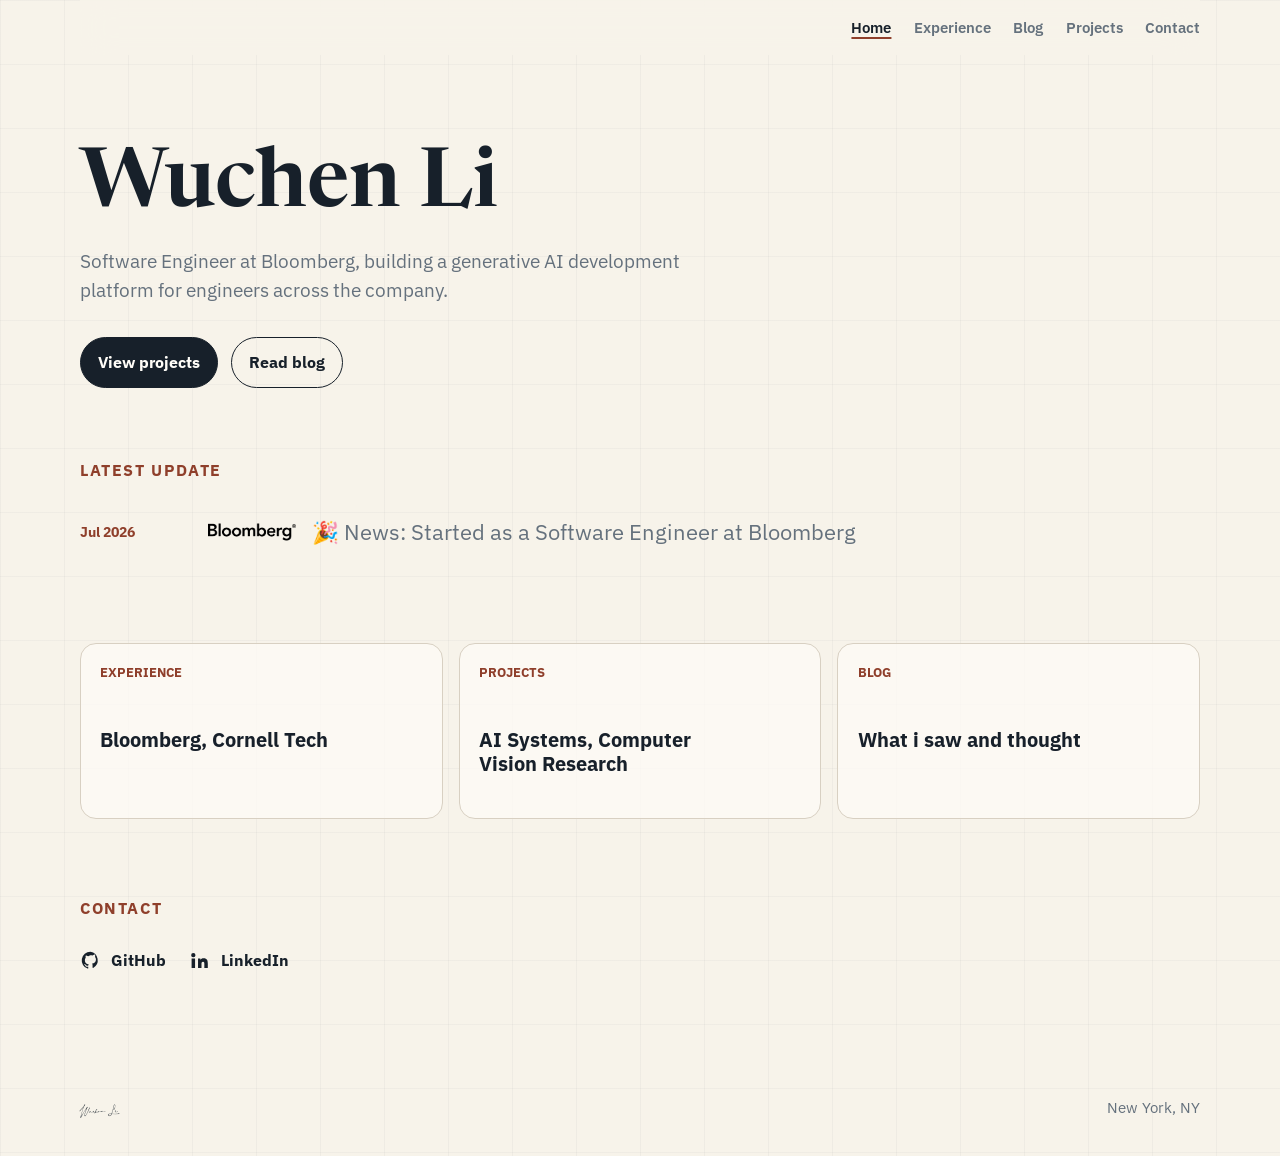
<file: index.html>
<!DOCTYPE html>
<html lang="en">

<head>
  <meta charset="UTF-8">
  <meta http-equiv="X-UA-Compatible" content="IE=edge">
  <meta name="viewport" content="width=device-width, initial-scale=1.0, viewport-fit=cover">
  <title>Wuchen Li - Software Engineer at Bloomberg</title>
  <meta name="description" content="Wuchen Li is a Software Engineer at Bloomberg with interests in computer vision research, AI systems, and Kendo.">
  <meta name="keywords" content="Wuchen Li, Bloomberg, Software Engineer, Computer Vision, Cornell Tech, Machine Learning">
  <meta name="author" content="Wuchen Li">
  <meta name="robots" content="index, follow">
  <meta property="og:title" content="Wuchen Li">
  <meta property="og:description" content="Software engineer at Bloomberg, computer vision researcher, and Kendo practitioner.">
  <meta property="og:image" content="https://sightvanish.github.io/assets/cover.jpeg">
  <meta property="og:url" content="https://sightvanish.github.io/">
  <meta property="og:type" content="website">
  <meta name="twitter:card" content="summary_large_image">
  <meta name="twitter:title" content="Wuchen Li">
  <meta name="twitter:description" content="Software engineer at Bloomberg, computer vision researcher, and Kendo practitioner.">
  <meta name="twitter:image" content="https://sightvanish.github.io/assets/cover.jpeg">
  <script type="application/ld+json">
  {
    "@context": "https://schema.org",
    "@type": "Person",
    "name": "Wuchen Li",
    "url": "https://sightvanish.github.io",
    "jobTitle": "Software Engineer",
    "worksFor": {
      "@type": "Organization",
      "name": "Bloomberg"
    },
    "alumniOf": [
      {
        "@type": "CollegeOrUniversity",
        "name": "Cornell University"
      },
      {
        "@type": "CollegeOrUniversity",
        "name": "ShanghaiTech University"
      }
    ],
    "sameAs": [
      "https://www.linkedin.com/in/wuchen-li/",
      "https://github.com/sightvanish"
    ]
  }
  </script>
  <link rel="shortcut icon" href="assets/images/wuchen.jpg" type="image/jpeg">
  <link rel="preconnect" href="https://fonts.googleapis.com">
  <link rel="preconnect" href="https://fonts.gstatic.com" crossorigin>
  <link href="https://fonts.googleapis.com/css2?family=IBM+Plex+Sans:wght@400;500;600;700&family=Newsreader:opsz,wght@6..72,500;6..72,600&display=swap" rel="stylesheet">
  <link rel="stylesheet" href="src/css/style.css?v=20261116">
  <meta name="theme-color" content="#f7f3ea">
</head>

<body class="home-page">
  <a class="skip-link" href="#main">Skip to content</a>

  <header class="site-header">
    <nav class="site-nav" aria-label="Primary navigation">
      <a class="active" href="index.html">Home</a>
      <a href="work.html">Experience</a>
      <a href="writing.html">Blog</a>
      <a href="projects.html">Projects</a>
      <a href="index.html#contact">Contact</a>
    </nav>
  </header>

  <main id="main">
    <section class="hero home-hero">
      <div class="hero-copy">
        <h1>Wuchen Li</h1>
        <p class="lede">Software Engineer at Bloomberg, building a generative AI development platform for engineers across the company.</p>
        <div class="hero-actions">
          <a class="button primary" href="projects.html">View projects</a>
          <a class="button secondary" href="writing.html">Read blog</a>
        </div>
      </div>
    </section>

    <section class="updates-section" aria-label="Latest update">
      <div class="section-kicker">Latest update</div>
      <div class="news-list">
        <article class="news-item feature-update">
          <time datetime="2026-07-03">Jul 2026</time>
          <div class="news-logo">
            <img src="assets/images/Bloomberg.png" alt="Bloomberg logo">
          </div>
          <div>
            <p class="news-title">🎉 News: Started as a Software Engineer at Bloomberg</p>
          </div>
        </article>
      </div>
    </section>

    <section class="overview-section">
      <a class="overview-link" href="work.html">
        <span>Experience</span>
        <strong>Bloomberg, Cornell Tech</strong>
      </a>
      <a class="overview-link" href="projects.html">
        <span>Projects</span>
        <strong>AI Systems, Computer Vision Research</strong>
      </a>
      <a class="overview-link" href="writing.html">
        <span>Blog</span>
        <strong>What i saw and thought</strong>
      </a>
    </section>

    <section class="contact-section" id="contact" aria-label="Contact">
      <div>
        <p class="eyebrow">Contact</p>
      </div>
      <div class="contact-links">
        <a class="icon-link" href="https://github.com/sightvanish" target="_blank" rel="noopener noreferrer" aria-label="GitHub profile">
          <svg viewBox="0 0 24 24" aria-hidden="true">
            <path d="M12 2a10 10 0 0 0-3.16 19.49c.5.09.68-.22.68-.48v-1.7c-2.78.6-3.37-1.18-3.37-1.18-.45-1.16-1.1-1.47-1.1-1.47-.9-.62.07-.61.07-.61 1 .07 1.53 1.03 1.53 1.03.89 1.52 2.34 1.08 2.9.83.09-.65.35-1.08.63-1.33-2.22-.25-4.56-1.11-4.56-4.94 0-1.09.39-1.98 1.03-2.68-.1-.25-.45-1.27.1-2.64 0 0 .84-.27 2.75 1.02A9.56 9.56 0 0 1 12 6c.85 0 1.7.11 2.5.34 1.91-1.29 2.75-1.02 2.75-1.02.55 1.37.2 2.39.1 2.64.64.7 1.03 1.59 1.03 2.68 0 3.84-2.34 4.69-4.57 4.94.36.31.68.92.68 1.86v2.76c0 .26.18.58.69.48A10 10 0 0 0 12 2Z"></path>
          </svg>
          GitHub
        </a>
        <a class="icon-link" href="https://www.linkedin.com/in/wuchen-li/" target="_blank" rel="noopener noreferrer" aria-label="LinkedIn profile">
          <svg viewBox="0 0 24 24" aria-hidden="true">
            <path d="M4.98 3.5a2.5 2.5 0 1 1 0 5 2.5 2.5 0 0 1 0-5ZM3 9.75h4v11H3v-11Zm6.25 0h3.83v1.5h.05c.53-1 1.84-1.8 3.78-1.8 4.04 0 4.79 2.66 4.79 6.12v5.18h-4v-4.59c0-1.09-.02-2.5-1.52-2.5-1.53 0-1.76 1.19-1.76 2.42v4.67h-4v-11Z"></path>
          </svg>
          LinkedIn
        </a>
      </div>
    </section>
  </main>

  <footer class="site-footer">
    <span>Wuchen Li</span>
    <span>New York, NY</span>
  </footer>
</body>

</html>
</file>
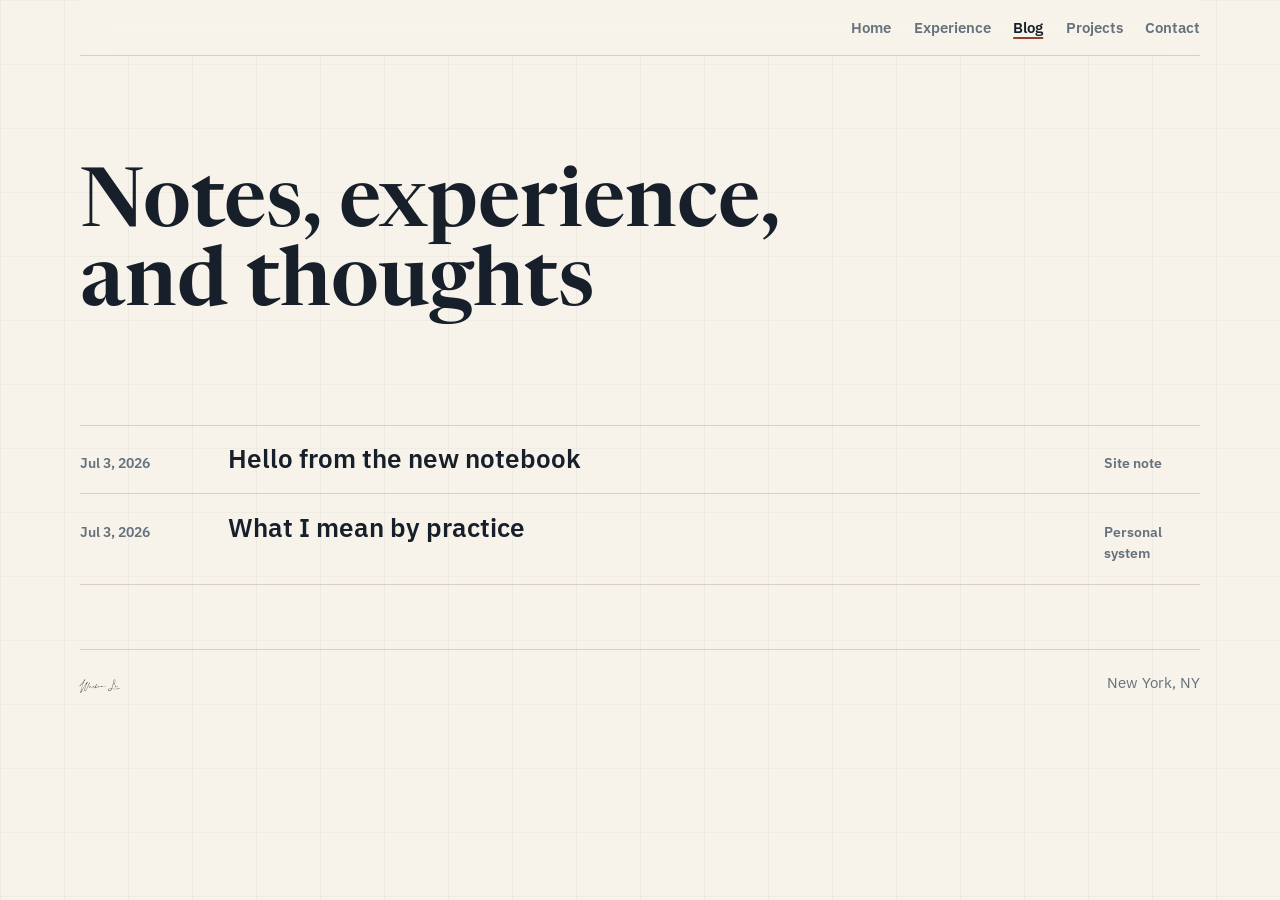
<file: writing.html>
<!DOCTYPE html>
<html lang="en">

<head>
  <meta charset="UTF-8">
  <meta http-equiv="X-UA-Compatible" content="IE=edge">
  <meta name="viewport" content="width=device-width, initial-scale=1.0, viewport-fit=cover">
  <title>Blog - Wuchen Li</title>
  <meta name="description" content="Technical notes, research updates, and blog posts by Wuchen Li.">
  <link rel="shortcut icon" href="assets/images/wuchen.jpg" type="image/jpeg">
  <link rel="preconnect" href="https://fonts.googleapis.com">
  <link rel="preconnect" href="https://fonts.gstatic.com" crossorigin>
  <link href="https://fonts.googleapis.com/css2?family=IBM+Plex+Sans:wght@400;500;600;700&family=Newsreader:opsz,wght@6..72,500;6..72,600&display=swap" rel="stylesheet">
  <link rel="stylesheet" href="src/css/style.css?v=20261116">
</head>

<body>
  <a class="skip-link" href="#main">Skip to content</a>

  <header class="site-header">
    <nav class="site-nav" aria-label="Primary navigation">
      <a href="index.html">Home</a>
      <a href="work.html">Experience</a>
      <a class="active" href="writing.html">Blog</a>
      <a href="projects.html">Projects</a>
      <a href="index.html#contact">Contact</a>
    </nav>
  </header>

  <main id="main">
    <section class="page-hero writing-hero">
      <h1>Notes, experience, and thoughts</h1>
    </section>

    <section class="writing-index" data-writing-list aria-live="polite">
      <p class="loading-note">Loading blog...</p>
    </section>
  </main>

  <footer class="site-footer">
    <span>Wuchen Li</span>
    <span>New York, NY</span>
  </footer>

  <script defer src="src/js/script.js?v=20260704"></script>
</body>

</html>
</file>
<file: src/css/style.css>
@font-face {
  font-family: "YonittaSignature";
  src: url("../../assets/fonts/YonittaSignature.otf") format("opentype");
  font-display: swap;
  font-style: normal;
  font-weight: 400;
}

:root {
  --bg: #f7f3ea;
  --surface: #fffdf8;
  --surface-muted: #eee7da;
  --ink: #17202a;
  --muted: #65717d;
  --line: #d8d0c2;
  --accent: #8f3f2b;
  --blue: #244b7a;
  --max: 1120px;
  --sans: "IBM Plex Sans", system-ui, -apple-system, BlinkMacSystemFont, "Segoe UI", sans-serif;
  --serif: "Newsreader", Georgia, serif;
  --signature: "YonittaSignature", "Newsreader", Georgia, serif;
}

* {
  box-sizing: border-box;
}

html {
  background: var(--bg);
  scroll-behavior: smooth;
}

body {
  margin: 0;
  min-height: 100vh;
  color: var(--ink);
  font-family: var(--sans);
  line-height: 1.55;
  background:
    linear-gradient(90deg, rgba(23, 32, 42, 0.035) 1px, transparent 1px),
    linear-gradient(180deg, rgba(23, 32, 42, 0.03) 1px, transparent 1px),
    var(--bg);
  background-size: 64px 64px;
}

img {
  display: block;
  max-width: 100%;
}

a {
  color: inherit;
}

p {
  color: var(--muted);
}

code {
  border-radius: 4px;
  background: var(--surface-muted);
  padding: 0.08rem 0.32rem;
  font-family: "SFMono-Regular", Consolas, "Liberation Mono", monospace;
  font-size: 0.92em;
}

pre {
  overflow-x: auto;
  border: 1px solid var(--line);
  border-radius: 10px;
  background: #111820;
  color: #fffaf0;
  padding: 1.1rem;
}

pre code {
  background: transparent;
  padding: 0;
}

.skip-link {
  position: absolute;
  top: 1rem;
  left: 1rem;
  z-index: 50;
  transform: translateY(-150%);
  background: var(--ink);
  color: var(--surface);
  padding: 0.75rem 1rem;
  transition: transform 160ms ease;
}

.skip-link:focus {
  transform: translateY(0);
}

.site-header,
main,
.site-footer {
  width: min(calc(100% - 2rem), var(--max));
  margin-inline: auto;
}

.site-header {
  position: sticky;
  top: 0;
  z-index: 20;
  display: flex;
  align-items: center;
  justify-content: space-between;
  gap: 1.5rem;
  padding: 1rem 0;
  border-bottom: 1px solid var(--line);
  background: rgba(247, 243, 234, 0.92);
  backdrop-filter: blur(16px);
  justify-content: flex-end;
}

.brand {
  display: inline-flex;
  align-items: center;
  color: var(--ink);
  font-family: var(--signature);
  font-size: clamp(1.65rem, 2.4vw, 2.15rem);
  line-height: 1;
  text-decoration: none;
  font-weight: 700;
}

.site-nav {
  display: flex;
  gap: clamp(0.7rem, 2vw, 1.4rem);
  font-size: 0.93rem;
  font-weight: 600;
  white-space: nowrap;
}

.site-nav a {
  color: var(--muted);
  text-decoration: none;
  transition: color 160ms ease;
}

.site-nav a:hover,
.site-nav a:focus-visible,
.site-nav a.active {
  color: var(--ink);
}

.site-nav a.active {
  text-decoration: underline;
  text-decoration-color: var(--accent);
  text-decoration-thickness: 0.14em;
  text-underline-offset: 0.3em;
}

main {
  padding: 3rem 0 4rem;
}

.hero,
.page-hero {
  display: grid;
  gap: clamp(2rem, 5vw, 4rem);
  padding: clamp(2.2rem, 5vw, 4.2rem) 0;
}

.home-hero {
  grid-template-columns: minmax(0, 1fr);
  align-items: center;
}

.hero-copy {
  max-width: 48rem;
}

.eyebrow,
.section-kicker,
.meta {
  display: block;
  margin: 0 0 0.75rem;
  color: var(--accent);
  font-size: 0.78rem;
  font-weight: 700;
  letter-spacing: 0.08em;
  text-transform: uppercase;
}

h1,
h2,
h3,
p {
  margin-top: 0;
}

h1,
h2 {
  font-family: var(--serif);
  font-weight: 600;
  letter-spacing: 0;
}

h1 {
  max-width: 18ch;
  margin-bottom: 1.2rem;
  font-size: clamp(3.2rem, 6.4vw, 5.8rem);
  line-height: 0.96;
}

.page-hero h1 {
  max-width: 15ch;
}

h2 {
  font-size: clamp(2rem, 4vw, 3.5rem);
  line-height: 1;
}

h3 {
  font-size: clamp(1.1rem, 1.8vw, 1.35rem);
  line-height: 1.2;
}

.lede {
  max-width: 58ch;
  color: var(--muted);
  font-size: clamp(1.08rem, 1.5vw, 1.28rem);
}

.hero-actions {
  display: flex;
  flex-wrap: wrap;
  gap: 0.85rem;
  margin-top: 2rem;
}

.button {
  display: inline-flex;
  align-items: center;
  justify-content: center;
  min-height: 2.85rem;
  border: 1px solid var(--ink);
  border-radius: 999px;
  padding: 0.75rem 1.05rem;
  text-decoration: none;
  font-weight: 700;
  transition: background 160ms ease, color 160ms ease, transform 160ms ease;
}

.button:hover,
.button:focus-visible {
  transform: translateY(-1px);
}

.button.primary {
  background: var(--ink);
  color: var(--surface);
}

.button.secondary {
  background: transparent;
  color: var(--ink);
}

.portrait-card {
  margin: 0;
  border: 1px solid var(--line);
  border-radius: 18px;
  background: rgba(255, 253, 248, 0.8);
  padding: 0.8rem;
}

.portrait-card img {
  width: 100%;
  aspect-ratio: 4 / 5;
  border-radius: 12px;
  object-fit: cover;
  object-position: center 32%;
}

.portrait-card figcaption {
  display: grid;
  gap: 0.2rem;
  padding: 0.85rem 0.2rem 0.2rem;
  color: var(--ink);
  font-weight: 700;
}

.portrait-card figcaption span {
  color: var(--muted);
  font-size: 0.78rem;
  font-weight: 600;
  text-transform: uppercase;
}

.updates-section,
.overview-section,
.contact-section,
.experience-section,
.education-section {
  border-top: 1px solid var(--line);
  padding: clamp(2.5rem, 6vw, 4.5rem) 0;
}

.section-grid {
  display: grid;
  grid-template-columns: minmax(0, 0.42fr) minmax(0, 0.58fr);
  gap: clamp(2rem, 6vw, 5rem);
}

.section-grid > div:first-child p {
  max-width: 34rem;
}

.news-list {
  display: grid;
  gap: 0;
  border-top: 1px solid var(--line);
}

.news-item {
  display: grid;
  grid-template-columns: 7rem minmax(0, 1fr);
  gap: 1rem;
  align-items: start;
  border-bottom: 1px solid var(--line);
  padding: 1.25rem 0;
}

.feature-update {
  grid-template-columns: 7rem 5.5rem minmax(0, 1fr);
}

.news-item time {
  color: var(--accent);
  font-size: 0.85rem;
  font-weight: 700;
}

.news-item h3 {
  margin-bottom: 0.35rem;
}

.news-item p {
  margin-bottom: 0;
}

.news-logo {
  display: grid;
  align-items: center;
  min-height: 3.5rem;
}

.news-logo img {
  max-height: 2.2rem;
  width: auto;
}

.overview-section {
  display: grid;
  grid-template-columns: repeat(3, minmax(0, 1fr));
  gap: 1rem;
}

.overview-link {
  min-height: 11rem;
  border: 1px solid var(--line);
  border-radius: 16px;
  background: rgba(255, 253, 248, 0.7);
  padding: 1.2rem;
  text-decoration: none;
  transition: border-color 160ms ease, transform 160ms ease, background 160ms ease;
}

.overview-link:hover,
.overview-link:focus-visible {
  border-color: var(--ink);
  background: var(--surface);
  transform: translateY(-2px);
}

.overview-link span {
  display: block;
  margin-bottom: 2.8rem;
  color: var(--accent);
  font-size: 0.82rem;
  font-weight: 700;
  text-transform: uppercase;
}

.overview-link strong {
  display: block;
  max-width: 16rem;
  font-size: 1.25rem;
  line-height: 1.2;
}

.contact-section {
  display: flex;
  align-items: center;
  justify-content: space-between;
  gap: 2rem;
}

.contact-links {
  display: flex;
  flex-wrap: wrap;
  gap: 1rem 1.45rem;
  align-items: center;
  justify-content: flex-end;
}

.icon-link,
.site-footer a {
  color: var(--ink);
  font-weight: 700;
  text-underline-offset: 0.22em;
}

.icon-link {
  display: inline-flex;
  align-items: center;
  gap: 0.65rem;
  text-decoration: none;
}

.icon-link svg {
  width: 1.3rem;
  height: 1.3rem;
  fill: currentColor;
  flex: 0 0 auto;
}

.icon-link:hover,
.icon-link:focus-visible {
  text-decoration: underline;
  text-decoration-thickness: 0.1em;
  text-underline-offset: 0.2em;
}

.site-footer {
  display: flex;
  justify-content: space-between;
  gap: 1rem;
  border-top: 1px solid var(--line);
  padding: 1.4rem 0 2rem;
  color: var(--muted);
  font-size: 0.92rem;
}

.site-footer span:first-child {
  font-family: var(--signature);
  font-size: 1.08rem;
  color: var(--ink);
}

.home-page .site-header,
.home-page .updates-section,
.home-page .overview-section,
.home-page .contact-section,
.home-page .news-list,
.home-page .site-footer {
  border-top: 0;
  border-bottom: 0;
}

.home-page .news-item {
  border-bottom: 0;
}

.home-page .eyebrow,
.home-page .section-kicker {
  margin-bottom: 0.95rem;
  font-size: clamp(1rem, 1.25vw, 1.18rem);
  letter-spacing: 0.1em;
}

.home-page .hero {
  padding: clamp(1.7rem, 3.5vw, 3rem) 0 clamp(1.2rem, 2.5vw, 2rem);
}

.home-page .updates-section,
.home-page .overview-section,
.home-page .contact-section {
  padding: clamp(1.3rem, 3vw, 2.4rem) 0;
}

.home-page .updates-section .news-list {
  max-width: 100%;
  margin-top: 0.65rem;
}

.home-page .updates-section .feature-update {
  align-items: center;
}

.home-page .updates-section .news-logo {
  min-height: 0;
}

.home-page .updates-section .news-item h3,
.home-page .updates-section .news-title {
  margin-bottom: 0;
  white-space: nowrap;
}

.home-page .updates-section .news-title {
  font-size: clamp(1.05rem, 1.8vw, 1.35rem);
  line-height: 1.25;
}

.home-page .contact-section {
  align-items: flex-start;
  flex-direction: column;
  gap: 0.75rem;
  justify-content: flex-start;
}

.home-page .contact-links {
  justify-content: flex-start;
}

.experience-page .experience-section,
.experience-page .education-section,
.experience-page .work-list,
.experience-page .work-item {
  border-top: 0;
  border-bottom: 0;
}

.work-list,
.project-list,
.writing-index {
  display: grid;
  gap: 0;
  border-top: 1px solid var(--line);
}

.work-item {
  display: grid;
  grid-template-columns: 11rem 8rem minmax(0, 1fr);
  gap: 2rem;
  align-items: start;
  border-bottom: 1px solid var(--line);
  padding: 1.6rem 0;
}

.work-date {
  color: var(--accent);
  font-size: 0.9rem;
  font-weight: 700;
}

.work-logo {
  min-height: 3.5rem;
  display: flex;
  align-items: flex-start;
}

.work-logo img {
  max-height: 3rem;
  width: auto;
  object-fit: contain;
  background: transparent;
}

.work-copy h2 {
  margin-bottom: 0.6rem;
  font-family: var(--sans);
  font-size: clamp(1.35rem, 2vw, 1.8rem);
  line-height: 1.15;
}

.work-copy p {
  max-width: 60rem;
  margin-bottom: 0.35rem;
}

.experience-list,
.education-list {
  margin-top: 1.5rem;
}

.experience-page .experience-section {
  padding-bottom: clamp(1.2rem, 3vw, 2.2rem);
}

.experience-page .education-section {
  padding-top: clamp(1.2rem, 3vw, 2.2rem);
}

.project-row {
  border-bottom: 1px solid var(--line);
}

.project-row a {
  display: grid;
  grid-template-columns: minmax(14rem, 0.34fr) minmax(0, 1fr);
  gap: 2rem;
  align-items: center;
  padding: 1.45rem 0;
  text-decoration: none;
}

.project-row img {
  width: 100%;
  aspect-ratio: 16 / 10;
  border-radius: 14px;
  object-fit: cover;
}

.project-row h2 {
  max-width: 100%;
  margin-bottom: 0.55rem;
  font-family: var(--sans);
  font-size: clamp(1.45rem, 2.3vw, 2.1rem);
  line-height: 1.1;
}

.project-row p {
  max-width: 46rem;
}

.writing-index {
  margin-top: 1rem;
}

.writing-entry {
  display: grid;
  grid-template-columns: 8rem minmax(0, 1fr) 6rem;
  gap: 1.25rem;
  align-items: baseline;
  border-bottom: 1px solid var(--line);
  padding: 1.15rem 0;
  color: inherit;
  text-decoration: none;
}

.writing-entry:hover h2,
.writing-entry:focus-visible h2 {
  text-decoration: underline;
  text-decoration-thickness: 0.08em;
  text-underline-offset: 0.18em;
}

.writing-entry time,
.writing-entry span {
  color: var(--muted);
  font-size: 0.88rem;
  font-weight: 600;
}

.writing-entry h2 {
  margin: 0;
  font-family: var(--sans);
  font-size: clamp(1.25rem, 2vw, 1.6rem);
  line-height: 1.2;
}

.post-page {
  max-width: 780px;
  margin: 0 auto;
  padding: clamp(1.4rem, 5vw, 4rem) 0 clamp(2rem, 7vw, 5.5rem);
}

.back-link {
  display: inline-flex;
  margin-top: 1.6rem;
  color: var(--accent);
  font-size: 0.92rem;
  font-weight: 700;
  text-decoration: none;
}

.back-link::before {
  content: "<-";
  margin-right: 0.45rem;
}

.back-link:hover,
.back-link:focus-visible {
  text-decoration: underline;
  text-underline-offset: 0.2em;
}

.post-page h1 {
  max-width: 12ch;
  margin-bottom: 1rem;
}

.post-page h2 {
  max-width: 18ch;
  margin-top: 2.6rem;
  font-size: clamp(2rem, 4vw, 3.2rem);
}

.post-page h3 {
  margin-top: 2rem;
}

.post-page p,
.post-page li {
  max-width: 70ch;
  color: #33404d;
  font-size: 1.06rem;
}

.post-page blockquote {
  margin: 1.5rem 0;
  border-left: 3px solid var(--accent);
  padding-left: 1rem;
  color: var(--muted);
}

.post-meta-row {
  display: flex;
  flex-wrap: wrap;
  gap: 0.55rem;
  margin-bottom: 1.5rem;
}

.post-meta-row span,
.share-link {
  border: 1px solid var(--line);
  border-radius: 999px;
  padding: 0.35rem 0.7rem;
  color: var(--muted);
  font-size: 0.84rem;
  text-decoration: none;
}

.share-link:hover,
.share-link:focus-visible {
  color: var(--ink);
  border-color: var(--ink);
}

.loading-note {
  color: var(--muted);
}

:focus-visible {
  outline: 3px solid rgba(36, 75, 122, 0.45);
  outline-offset: 4px;
}

@media (max-width: 860px) {
  .site-header {
    align-items: center;
    flex-direction: row;
  }

  .site-nav {
    width: auto;
    max-width: 100%;
    margin-left: auto;
    overflow-x: auto;
    padding-bottom: 0.15rem;
    justify-content: flex-end;
  }

  .home-hero,
  .section-grid,
  .contact-section,
  .work-item,
  .project-row a {
    grid-template-columns: 1fr;
  }

  .portrait-card {
    max-width: 23rem;
  }

  .overview-section {
    grid-template-columns: 1fr;
  }

  .work-item {
    gap: 0.9rem;
  }

  .writing-entry {
    grid-template-columns: 1fr;
    gap: 0.35rem;
  }
}

@media (max-width: 560px) {
  .site-header,
  main,
  .site-footer {
    width: min(calc(100% - 1.2rem), var(--max));
  }

  main {
    padding-top: 1.4rem;
  }

  h1 {
    font-size: clamp(3rem, 16vw, 4.4rem);
  }

  .hero,
  .page-hero {
    padding: 2.4rem 0;
  }

  .feature-update,
  .news-item {
    grid-template-columns: 1fr;
  }

  .news-logo img {
    max-height: 1.7rem;
  }

  .home-page .updates-section .news-item h3 {
    white-space: normal;
  }

  .hero-actions {
    flex-direction: column;
  }

  .button {
    width: 100%;
  }

  .site-footer {
    flex-direction: column;
  }
}

@media (prefers-reduced-motion: reduce) {
  *,
  *::before,
  *::after {
    scroll-behavior: auto !important;
    transition-duration: 0.01ms !important;
    animation-duration: 0.01ms !important;
    animation-iteration-count: 1 !important;
  }
}
</file>
